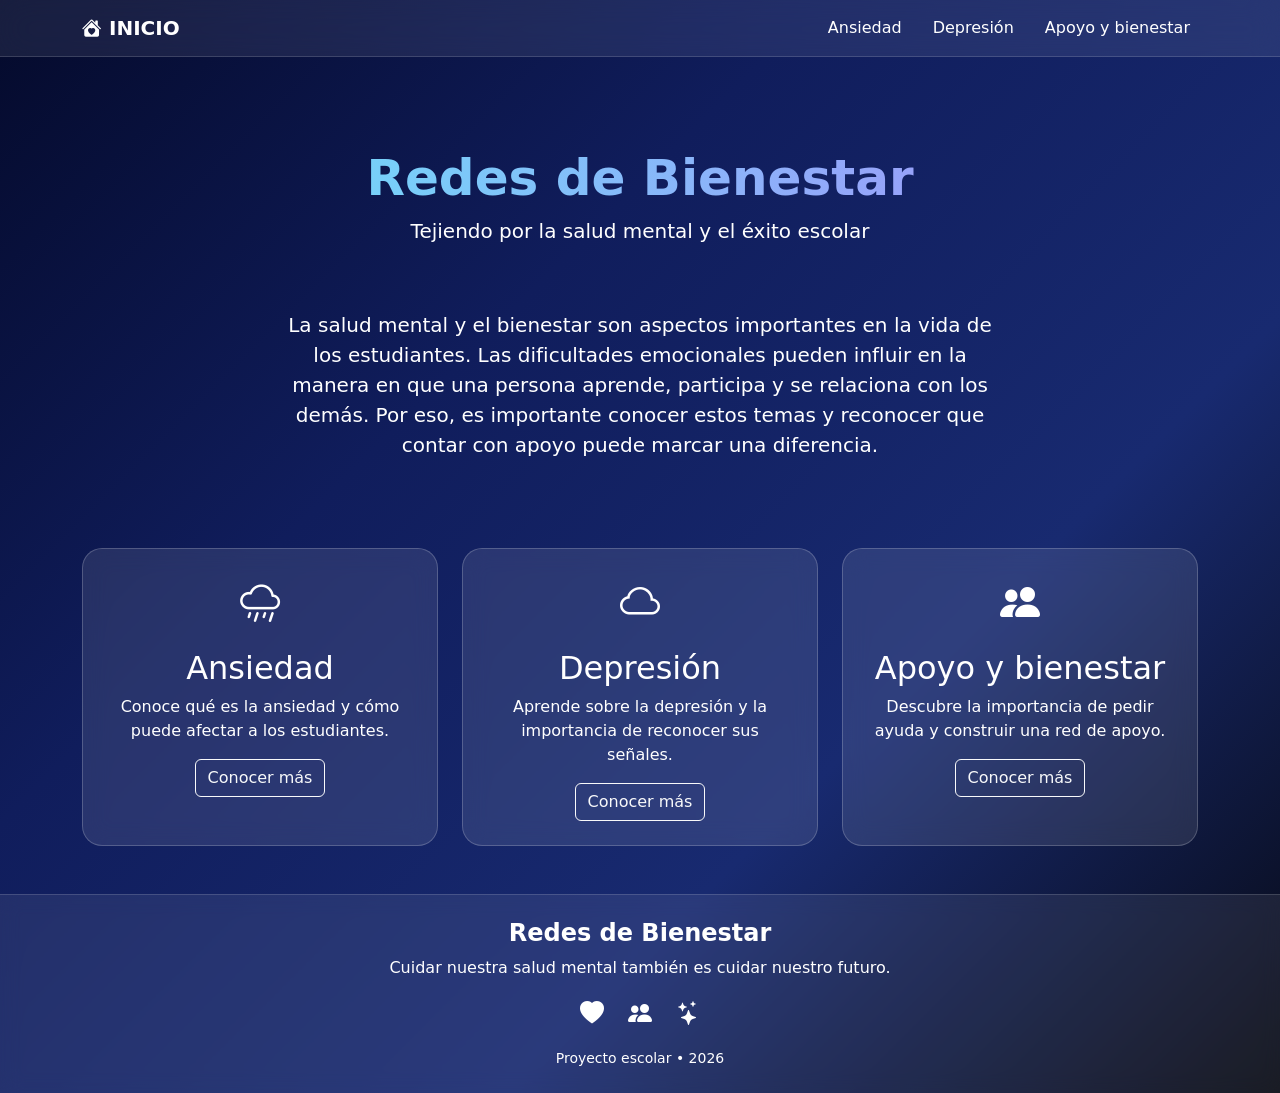
<file: index.html>
<!DOCTYPE html>
<html lang="es">

<head>
    <meta charset="UTF-8">
    <meta name="viewport" content="width=device-width, initial-scale=1.0">

    <link rel="stylesheet" href="https://cdn.jsdelivr.net/npm/bootstrap@5.3.3/dist/css/bootstrap.min.css">
    <link rel="stylesheet" href="https://cdn.jsdelivr.net/npm/bootstrap-icons@1.11.3/font/bootstrap-icons.min.css">
    <link rel="stylesheet" href="style.css">

    <title>REDES DE BIENESTAR</title>
</head>

<body>

    <nav class="navbar navbar-expand-lg navbar-dark fixed-top">
    <div class="container">

        <a class="navbar-brand fw-bold" href="index.html">
            <i class="bi bi-house-heart-fill"></i>
            INICIO
        </a>

        <button class="navbar-toggler" type="button" data-bs-toggle="collapse" data-bs-target="#menu">
            <span class="navbar-toggler-icon"></span>
        </button>

        <div class="collapse navbar-collapse" id="menu">
            <ul class="navbar-nav ms-auto">

                <li class="nav-item">
                    <a class="nav-link" href="ansiedad.html">
                        Ansiedad
                    </a>
                </li>

                <li class="nav-item">
                    <a class="nav-link" href="depresion.html">
                        Depresión
                    </a>
                </li>

                <li class="nav-item">
                    <a class="nav-link" href="apoyo.html">
                        Apoyo y bienestar
                    </a>
                </li>

            </ul>
        </div>

    </div>
    </nav>


    <!-- ENCABEZADO -->
    <header class="container text-center py-5">

        <h1 class="titulo display-2 fw-bold">
            Redes de Bienestar
        </h1>

        <p class="importante lead">
            Tejiendo por la salud mental y el éxito escolar
        </p>

    </header>


    <!-- INTRODUCCIÓN -->
    <main class="container">

        <div class="row justify-content-center">
            <div class="col-lg-8 text-center">

                <p class="fs-5">
                    La salud mental y el bienestar son aspectos importantes en la vida
                    de los estudiantes. Las dificultades emocionales pueden influir en
                    la manera en que una persona aprende, participa y se relaciona con
                    los demás. Por eso, es importante conocer estos temas y reconocer
                    que contar con apoyo puede marcar una diferencia.
                </p>

            </div>
        </div>


        <!-- TARJETAS -->
        <div class="row g-4 my-5">

            <!-- ANSIEDAD -->
            <div class="col-12 col-md-4">
                <a href="ansiedad.html" class="text-decoration-none">

                    <div class="card tarjeta h-100 text-center border-0">

                        <div class="card-body p-4">

                            <i class="bi bi-cloud-rain fs-1"></i>

                            <h2 class="card-title mt-3">
                                Ansiedad
                            </h2>

                            <p class="card-text">
                                Conoce qué es la ansiedad y cómo puede afectar
                                a los estudiantes.
                            </p>

                            <span class="btn btn-outline-light">
                                Conocer más
                            </span>

                        </div>

                    </div>

                </a>
            </div>


            <!-- DEPRESIÓN -->
            <div class="col-12 col-md-4">
                <a href="depresion.html" class="text-decoration-none">

                    <div class="card tarjeta h-100 text-center border-0">

                        <div class="card-body p-4">

                            <i class="bi bi-cloud fs-1"></i>

                            <h2 class="card-title mt-3">
                                Depresión
                            </h2>

                            <p class="card-text">
                                Aprende sobre la depresión y la importancia
                                de reconocer sus señales.
                            </p>

                            <span class="btn btn-outline-light">
                                Conocer más
                            </span>

                        </div>

                    </div>

                </a>
            </div>


            <!-- APOYO -->
            <div class="col-12 col-md-4">
                <a href="apoyo.html" class="text-decoration-none">

                    <div class="card tarjeta h-100 text-center border-0">

                        <div class="card-body p-4">

                            <i class="bi bi-people-fill fs-1"></i>

                            <h2 class="card-title mt-3">
                                Apoyo y bienestar
                            </h2>

                            <p class="card-text">
                                Descubre la importancia de pedir ayuda y
                                construir una red de apoyo.
                            </p>

                            <span class="btn btn-outline-light">
                                Conocer más
                            </span>

                        </div>

                    </div>

                </a>
            </div>

        </div>

    </main>


    <!-- PIE DE PÁGINA -->
    <footer class="py-4 mt-5">

        <div class="container text-center">

            <h4 class="fw-bold">
                Redes de Bienestar
            </h4>

            <p class="mb-3">
                Cuidar nuestra salud mental también es cuidar nuestro futuro.
            </p>

            <div class="fs-4 mb-3">
                <i class="bi bi-heart-fill mx-2"></i>
                <i class="bi bi-people-fill mx-2"></i>
                <i class="bi bi-stars mx-2"></i>
            </div>

            <p class="mb-0 small">
                Proyecto escolar • 2026
            </p>

        </div>

    </footer>
<script src="https://cdn.jsdelivr.net/npm/bootstrap@5.3.3/dist/js/bootstrap.bundle.min.js"></script>
</body>
</html>
</file>
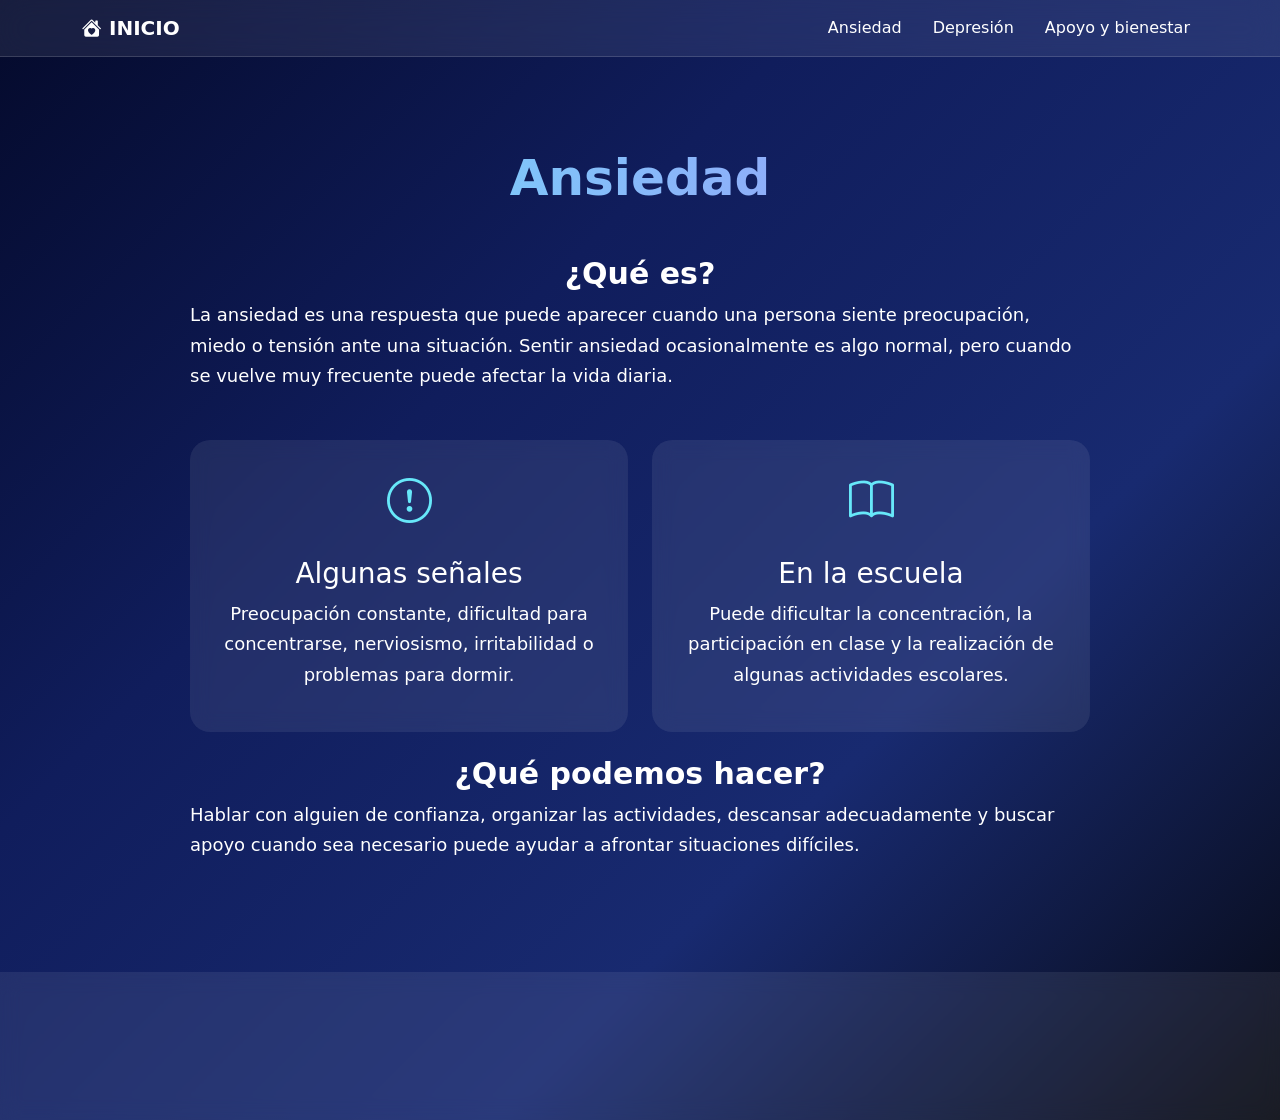
<file: ansiedad.html>
<!DOCTYPE html>
<html lang="es">

<head>
    <meta charset="UTF-8">
    <meta name="viewport" content="width=device-width, initial-scale=1.0">

    <link rel="stylesheet" href="https://cdn.jsdelivr.net/npm/bootstrap@5.3.3/dist/css/bootstrap.min.css">
    <link rel="stylesheet" href="https://cdn.jsdelivr.net/npm/bootstrap-icons@1.11.3/font/bootstrap-icons.min.css">
    <link rel="stylesheet" href="style.css">

    <title>Ansiedad | Redes de Bienestar</title>
</head>

<body>

    <!-- NAVBAR -->
    <nav class="navbar navbar-expand-lg navbar-dark fixed-top">
        <div class="container">

            <a class="navbar-brand fw-bold" href="index.html">
                <i class="bi bi-house-heart-fill"></i>
                INICIO
            </a>

            <button class="navbar-toggler" type="button" data-bs-toggle="collapse" data-bs-target="#menu">
                <span class="navbar-toggler-icon"></span>
            </button>

            <div class="collapse navbar-collapse" id="menu">

                <ul class="navbar-nav ms-auto">

                    <li class="nav-item">
                        <a class="nav-link active" href="ansiedad.html">
                            Ansiedad
                        </a>
                    </li>

                    <li class="nav-item">
                        <a class="nav-link" href="depresion.html">
                            Depresión
                        </a>
                    </li>

                    <li class="nav-item">
                        <a class="nav-link" href="apoyo.html">
                            Apoyo y bienestar
                        </a>
                    </li>

                </ul>

            </div>
        </div>
    </nav>


    <!-- CONTENIDO -->
    <main class="container py-5">

        <h1 class="titulo">Ansiedad</h1>

        <div class="contenido mt-5">

            <h2 class="subtitulo">¿Qué es?</h2>

            <p>
                La ansiedad es una respuesta que puede aparecer cuando una persona
                siente preocupación, miedo o tensión ante una situación. Sentir
                ansiedad ocasionalmente es algo normal, pero cuando se vuelve muy
                frecuente puede afectar la vida diaria.
            </p>


            <div class="row g-4 my-4">

                <div class="col-md-6">
                    <div class="tarjeta-info text-center">

                        <i class="bi bi-exclamation-circle icono"></i>

                        <h3 class="mt-3">Algunas señales</h3>

                        <p>
                            Preocupación constante, dificultad para concentrarse,
                            nerviosismo, irritabilidad o problemas para dormir.
                        </p>

                    </div>
                </div>


                <div class="col-md-6">
                    <div class="tarjeta-info text-center">

                        <i class="bi bi-book icono"></i>

                        <h3 class="mt-3">En la escuela</h3>

                        <p>
                            Puede dificultar la concentración, la participación
                            en clase y la realización de algunas actividades escolares.
                        </p>

                    </div>
                </div>

            </div>


            <h2 class="subtitulo">¿Qué podemos hacer?</h2>

            <p>
                Hablar con alguien de confianza, organizar las actividades,
                descansar adecuadamente y buscar apoyo cuando sea necesario
                puede ayudar a afrontar situaciones difíciles.
            </p>

        </div>

    </main>


    <footer class="py-4 mt-5">
        <div class="container text-center">

            <h4 class="fw-bold">Redes de Bienestar</h4>

            <p>
                Cuidar nuestra salud mental también es cuidar nuestro futuro.
            </p>

            <p class="mb-0 small">
                Proyecto escolar • 2026
            </p>

        </div>
    </footer>


    <script src="https://cdn.jsdelivr.net/npm/bootstrap@5.3.3/dist/js/bootstrap.bundle.min.js"></script>

</body>
</html>
</file>
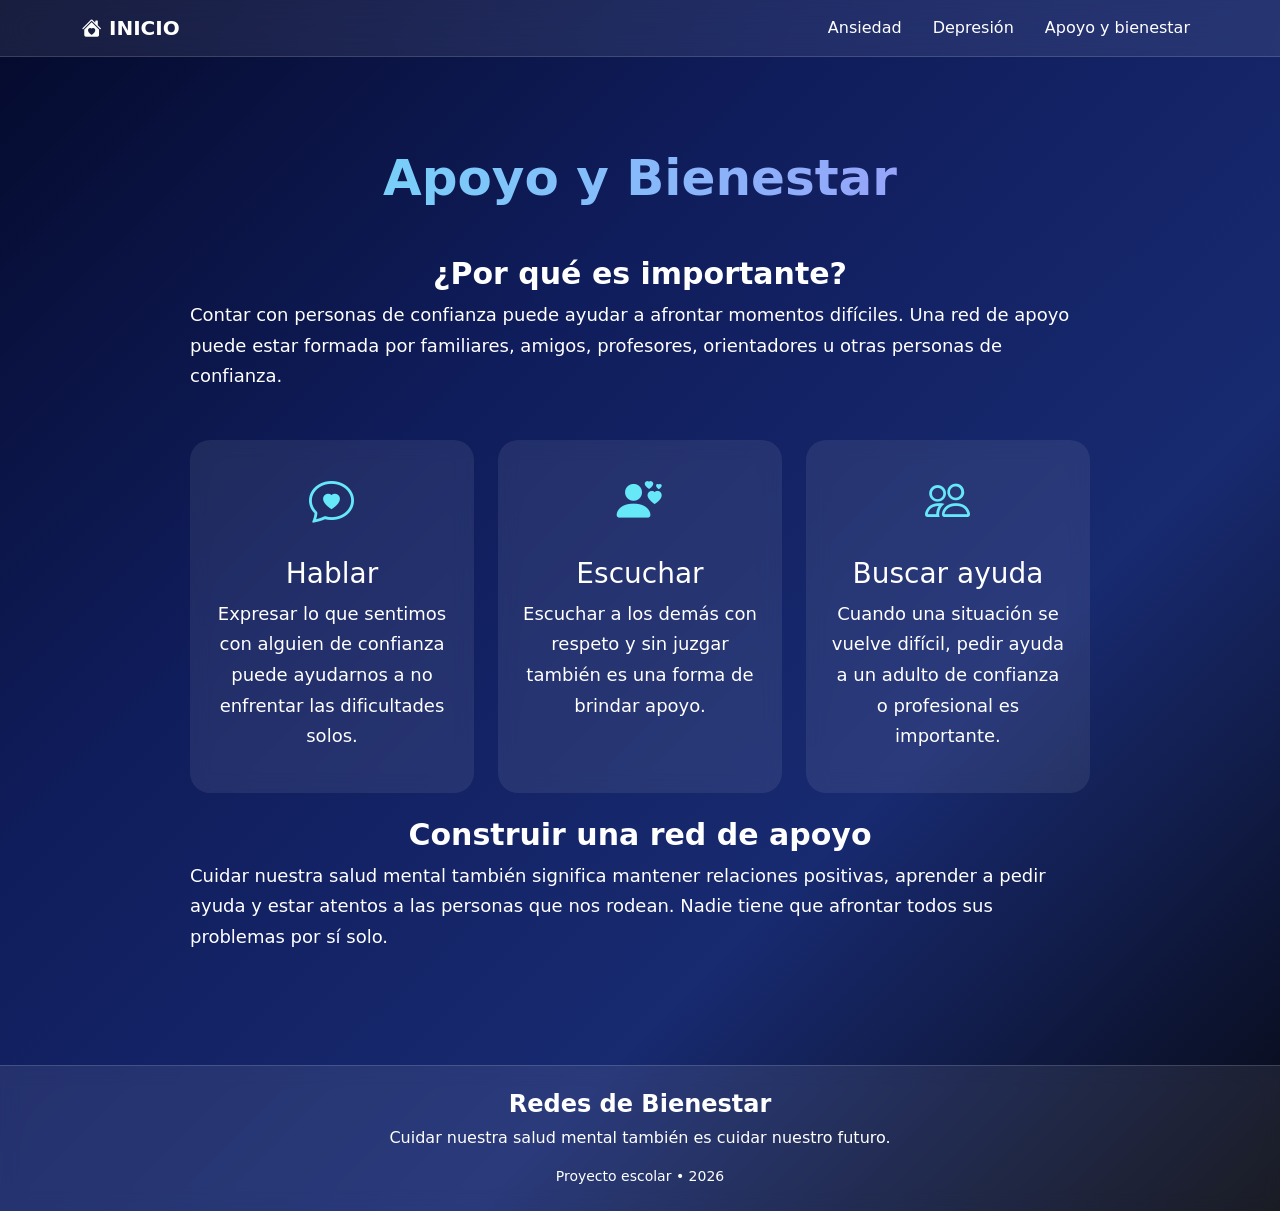
<file: apoyo.html>
<!DOCTYPE html>
<html lang="es">

<head>
    <meta charset="UTF-8">
    <meta name="viewport" content="width=device-width, initial-scale=1.0">

    <link rel="stylesheet" href="https://cdn.jsdelivr.net/npm/bootstrap@5.3.3/dist/css/bootstrap.min.css">
    <link rel="stylesheet" href="https://cdn.jsdelivr.net/npm/bootstrap-icons@1.11.3/font/bootstrap-icons.min.css">
    <link rel="stylesheet" href="style.css">

    <title>Apoyo y Bienestar | Redes de Bienestar</title>
</head>

<body>

    <nav class="navbar navbar-expand-lg navbar-dark fixed-top">
        <div class="container">

            <a class="navbar-brand fw-bold" href="index.html">
                <i class="bi bi-house-heart-fill"></i>
                INICIO
            </a>

            <button class="navbar-toggler" type="button" data-bs-toggle="collapse" data-bs-target="#menu">
                <span class="navbar-toggler-icon"></span>
            </button>

            <div class="collapse navbar-collapse" id="menu">

                <ul class="navbar-nav ms-auto">

                    <li class="nav-item">
                        <a class="nav-link" href="ansiedad.html">
                            Ansiedad
                        </a>
                    </li>

                    <li class="nav-item">
                        <a class="nav-link" href="depresion.html">
                            Depresión
                        </a>
                    </li>

                    <li class="nav-item">
                        <a class="nav-link active" href="apoyo.html">
                            Apoyo y bienestar
                        </a>
                    </li>

                </ul>

            </div>
        </div>
    </nav>


    <main class="container py-5">

        <h1 class="titulo">Apoyo y Bienestar</h1>

        <div class="contenido mt-5">

            <h2 class="subtitulo">¿Por qué es importante?</h2>

            <p>
                Contar con personas de confianza puede ayudar a afrontar momentos
                difíciles. Una red de apoyo puede estar formada por familiares,
                amigos, profesores, orientadores u otras personas de confianza.
            </p>


            <div class="row g-4 my-4">

                <div class="col-md-4">
                    <div class="tarjeta-info text-center">

                        <i class="bi bi-chat-heart icono"></i>

                        <h3 class="mt-3">Hablar</h3>

                        <p>
                            Expresar lo que sentimos con alguien de confianza
                            puede ayudarnos a no enfrentar las dificultades solos.
                        </p>

                    </div>
                </div>


                <div class="col-md-4">
                    <div class="tarjeta-info text-center">

                        <i class="bi bi-person-hearts icono"></i>

                        <h3 class="mt-3">Escuchar</h3>

                        <p>
                            Escuchar a los demás con respeto y sin juzgar
                            también es una forma de brindar apoyo.
                        </p>

                    </div>
                </div>


                <div class="col-md-4">
                    <div class="tarjeta-info text-center">

                        <i class="bi bi-people icono"></i>

                        <h3 class="mt-3">Buscar ayuda</h3>

                        <p>
                            Cuando una situación se vuelve difícil, pedir ayuda
                            a un adulto de confianza o profesional es importante.
                        </p>

                    </div>
                </div>

            </div>


            <h2 class="subtitulo">Construir una red de apoyo</h2>

            <p>
                Cuidar nuestra salud mental también significa mantener relaciones
                positivas, aprender a pedir ayuda y estar atentos a las personas
                que nos rodean. Nadie tiene que afrontar todos sus problemas por sí solo.
            </p>

        </div>

    </main>


    <footer class="py-4 mt-5">
        <div class="container text-center">

            <h4 class="fw-bold">Redes de Bienestar</h4>

            <p>
                Cuidar nuestra salud mental también es cuidar nuestro futuro.
            </p>

            <p class="mb-0 small">
                Proyecto escolar • 2026
            </p>

        </div>
    </footer>


    <script src="https://cdn.jsdelivr.net/npm/bootstrap@5.3.3/dist/js/bootstrap.bundle.min.js"></script>

</body>
</html>
</file>
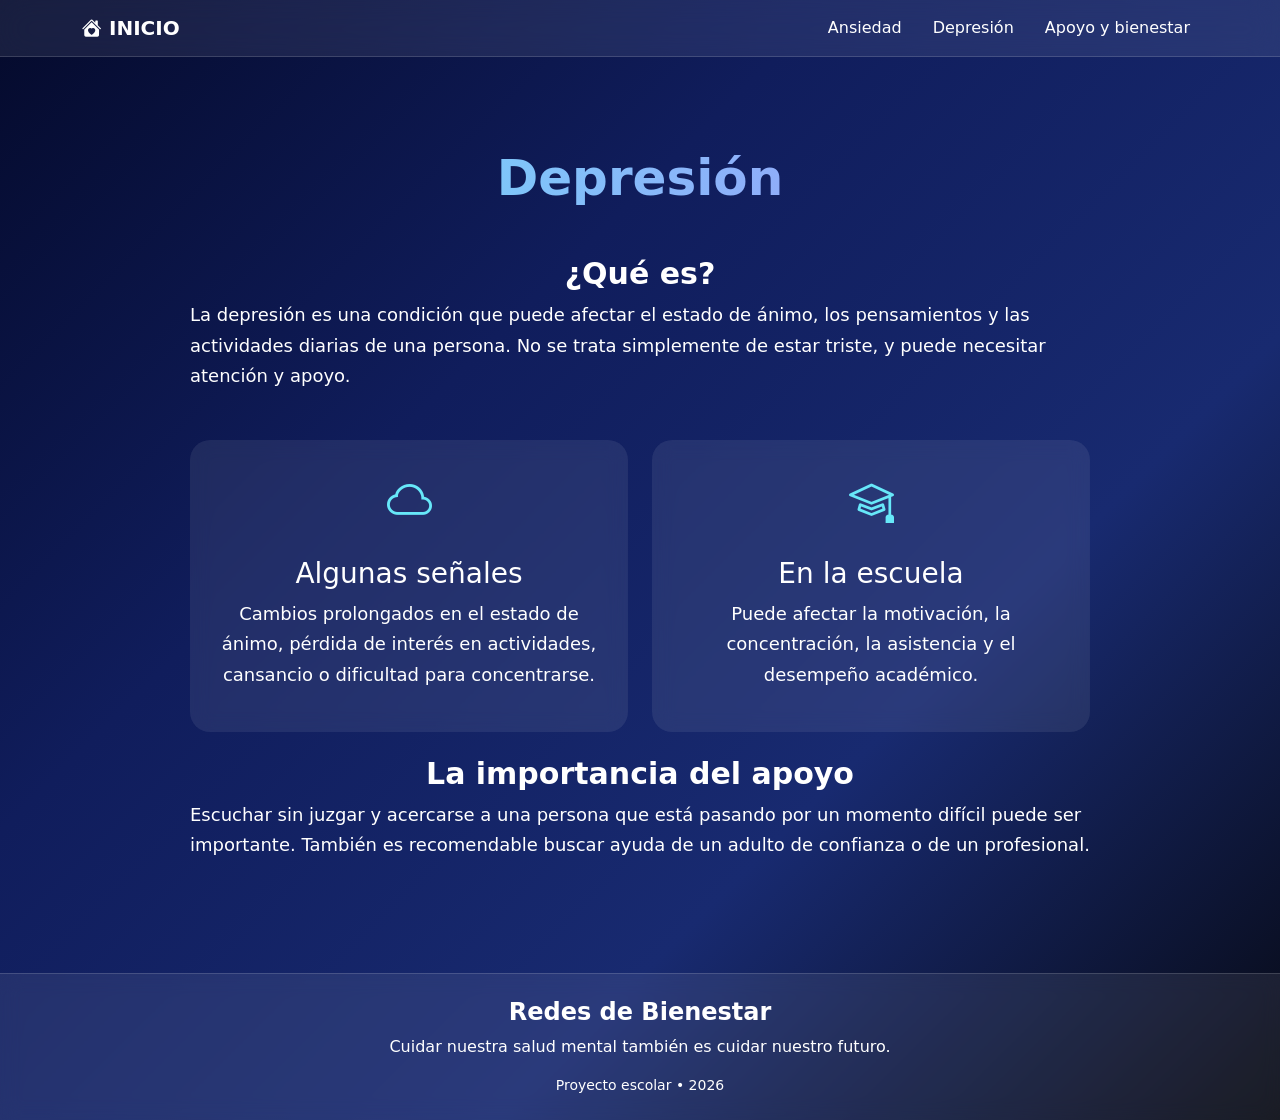
<file: depresion.html>
<!DOCTYPE html>
<html lang="es">

<head>
    <meta charset="UTF-8">
    <meta name="viewport" content="width=device-width, initial-scale=1.0">

    <link rel="stylesheet" href="https://cdn.jsdelivr.net/npm/bootstrap@5.3.3/dist/css/bootstrap.min.css">
    <link rel="stylesheet" href="https://cdn.jsdelivr.net/npm/bootstrap-icons@1.11.3/font/bootstrap-icons.min.css">
    <link rel="stylesheet" href="style.css">

    <title>Depresión | Redes de Bienestar</title>
</head>

<body>

    <nav class="navbar navbar-expand-lg navbar-dark fixed-top">
        <div class="container">

            <a class="navbar-brand fw-bold" href="index.html">
                <i class="bi bi-house-heart-fill"></i>
                INICIO
            </a>

            <button class="navbar-toggler" type="button" data-bs-toggle="collapse" data-bs-target="#menu">
                <span class="navbar-toggler-icon"></span>
            </button>

            <div class="collapse navbar-collapse" id="menu">

                <ul class="navbar-nav ms-auto">

                    <li class="nav-item">
                        <a class="nav-link" href="ansiedad.html">
                            Ansiedad
                        </a>
                    </li>

                    <li class="nav-item">
                        <a class="nav-link active" href="depresion.html">
                            Depresión
                        </a>
                    </li>

                    <li class="nav-item">
                        <a class="nav-link" href="apoyo.html">
                            Apoyo y bienestar
                        </a>
                    </li>

                </ul>

            </div>
        </div>
    </nav>


    <main class="container py-5">

        <h1 class="titulo">Depresión</h1>

        <div class="contenido mt-5">

            <h2 class="subtitulo">¿Qué es?</h2>

            <p>
                La depresión es una condición que puede afectar el estado de ánimo,
                los pensamientos y las actividades diarias de una persona. No se
                trata simplemente de estar triste, y puede necesitar atención y apoyo.
            </p>


            <div class="row g-4 my-4">

                <div class="col-md-6">
                    <div class="tarjeta-info text-center">

                        <i class="bi bi-cloud icono"></i>

                        <h3 class="mt-3">Algunas señales</h3>

                        <p>
                            Cambios prolongados en el estado de ánimo, pérdida de
                            interés en actividades, cansancio o dificultad para
                            concentrarse.
                        </p>

                    </div>
                </div>


                <div class="col-md-6">
                    <div class="tarjeta-info text-center">

                        <i class="bi bi-mortarboard icono"></i>

                        <h3 class="mt-3">En la escuela</h3>

                        <p>
                            Puede afectar la motivación, la concentración, la
                            asistencia y el desempeño académico.
                        </p>

                    </div>
                </div>

            </div>


            <h2 class="subtitulo">La importancia del apoyo</h2>

            <p>
                Escuchar sin juzgar y acercarse a una persona que está pasando
                por un momento difícil puede ser importante. También es recomendable
                buscar ayuda de un adulto de confianza o de un profesional.
            </p>

        </div>

    </main>


    <footer class="py-4 mt-5">
        <div class="container text-center">

            <h4 class="fw-bold">Redes de Bienestar</h4>

            <p>
                Cuidar nuestra salud mental también es cuidar nuestro futuro.
            </p>

            <p class="mb-0 small">
                Proyecto escolar • 2026
            </p>

        </div>
    </footer>


    <script src="https://cdn.jsdelivr.net/npm/bootstrap@5.3.3/dist/js/bootstrap.bundle.min.js"></script>

</body>
</html>
</file>
<file: style.css>
html, body {
    min-height: 100%;
    background: linear-gradient(135deg, #050b2e, #101d5c, #182a70, #070912) !important;
    color: white;
    padding-top: 50px;
}

nav {
    background: rgba(255, 255, 255, 0.08);
    backdrop-filter: blur(15px);
    -webkit-backdrop-filter: blur(15px);
    border-bottom: 1px solid rgba(255, 255, 255, 0.15);
}

.nav-link {
    color: white !important;
    margin-left: 15px;
    transition: 0.3s;
}

.nav-link:hover {
    color: #67e8f9 !important;
}

.titulo {
    text-align: center;
    font-size: 50px;
    font-weight: bold;
    background: linear-gradient(to right, #67e8f9, #a78bfa);
    -webkit-background-clip: text;
    -webkit-text-fill-color: transparent;
}

.subtitulo {
    text-align: center;
    font-size: 30px;
    font-weight: bold;
    margin-top: 20px;
}

.contenido {
    max-width: 900px;
    margin: auto;
    line-height: 1.7;
    font-size: 18px;
}

.tarjeta-info {
    background: rgba(255, 255, 255, 0.08);
    backdrop-filter: blur(10px);
    border-radius: 20px;
    padding: 25px;
    height: 100%;
}

.tarjeta-info:hover {
    background: rgba(255, 255, 255, 0.12);
}

.icono {
    font-size: 45px;
    color: #67e8f9;
}

footer {
    background: rgba(255, 255, 255, 0.08);
    backdrop-filter: blur(10px);
    border-top: 1px solid rgba(255, 255, 255, 0.15);
}

.tarjeta {
    background: rgba(255, 255, 255, 0.10);
    backdrop-filter: blur(12px);
    -webkit-backdrop-filter: blur(12px);
    color: white;


    border: 1px solid rgba(255, 255, 255, 0.20) !important;
    border-radius: 20px;

    transition: transform 0.3s ease, background 0.3s ease;
}

.tarjeta:hover {
    transform: scale(1.04);
    background: rgba(255, 255, 255, 0.15);
}
</file>
